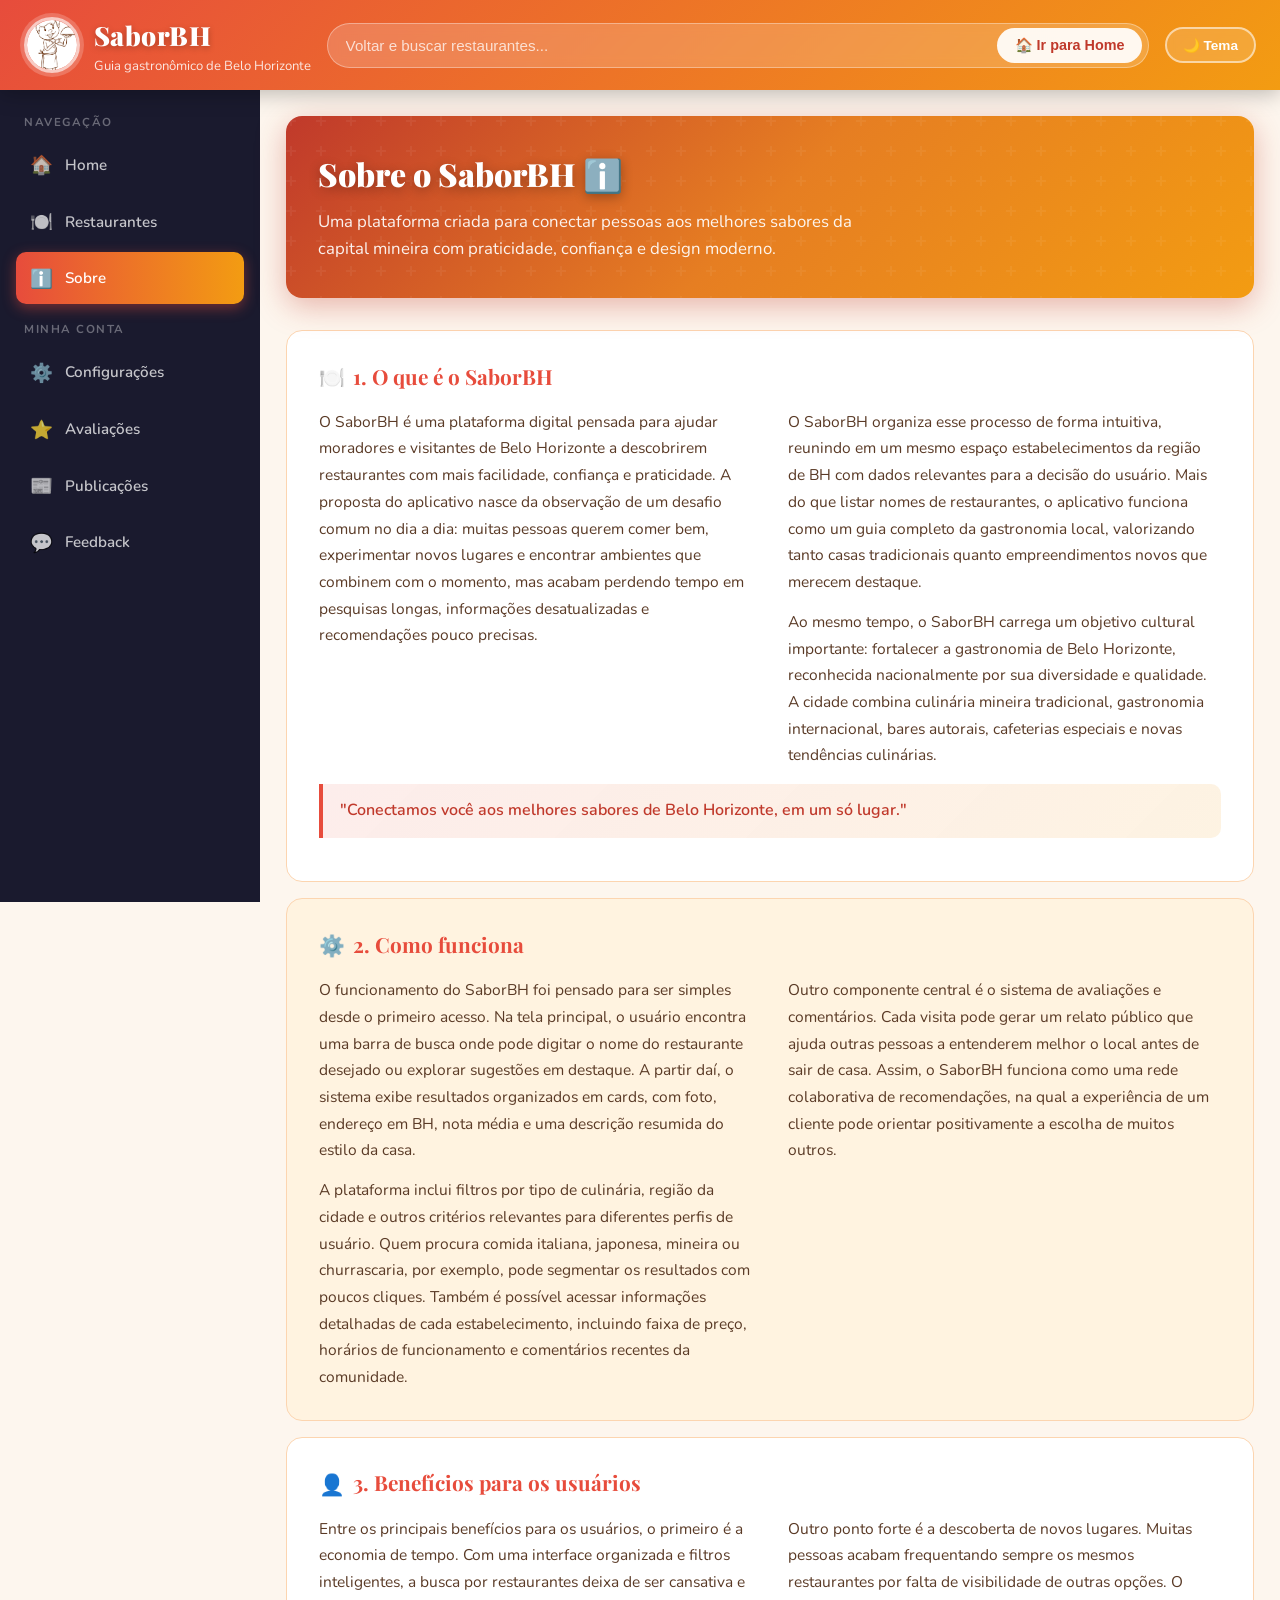
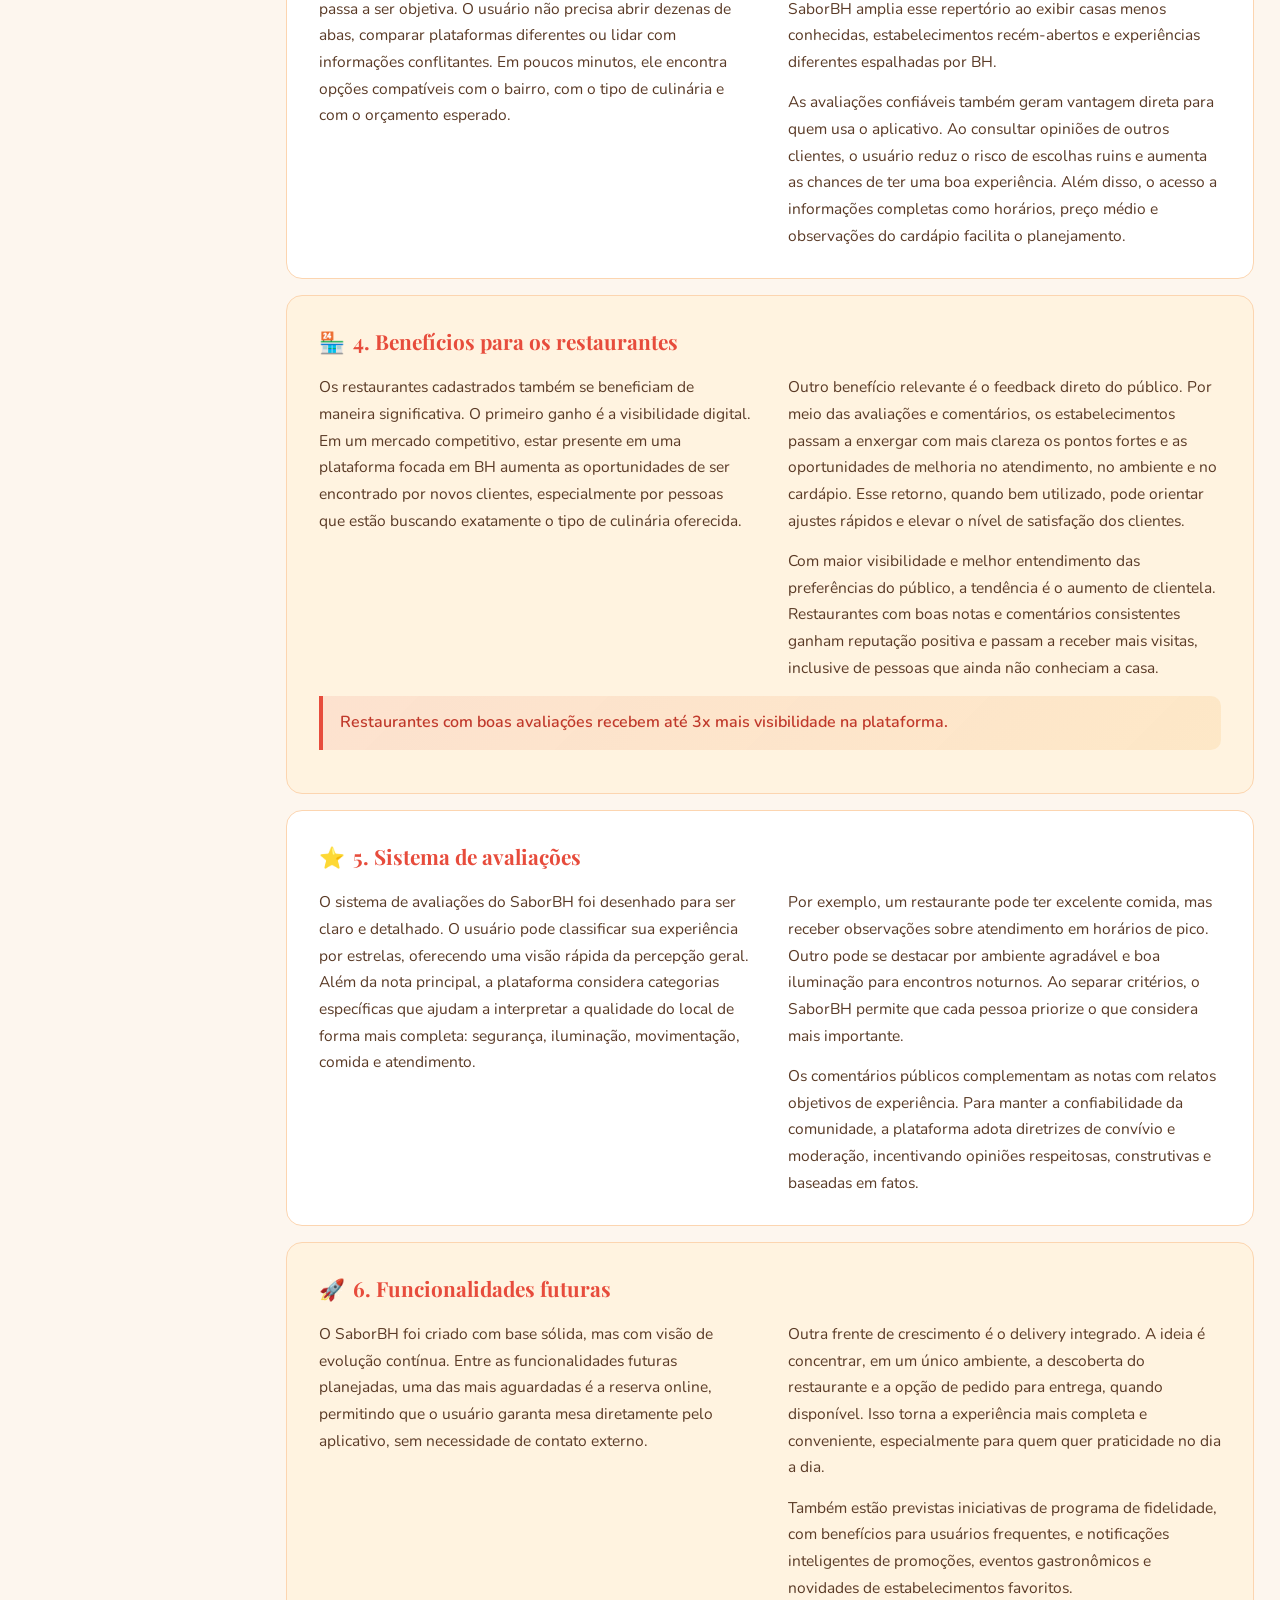
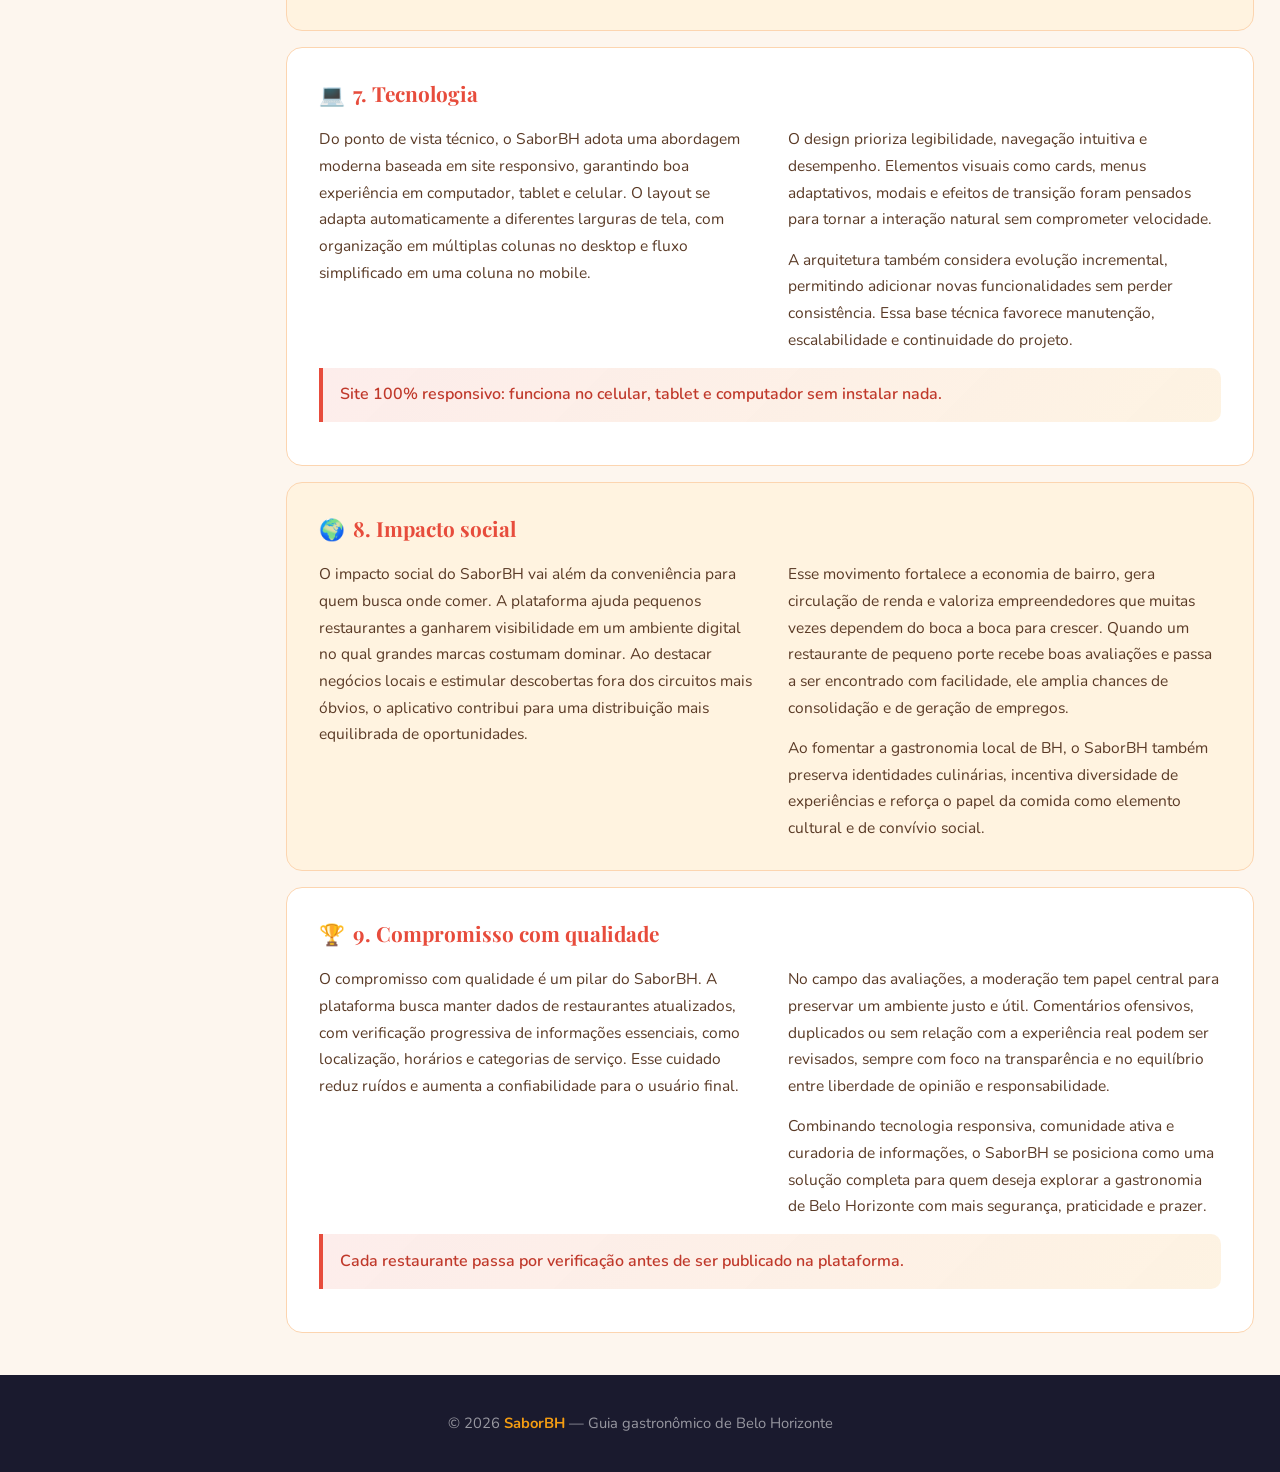
<file: public/sobre.html>
<!DOCTYPE html>
<html lang="pt-BR">
<head>
  <meta charset="UTF-8">
  <meta name="viewport" content="width=device-width, initial-scale=1.0">
  <title>Sobre o SaborBH</title>
  <link rel="stylesheet" href="style.css">
</head>
<body>

  <!-- HEADER (igual ao index) -->
  <header class="top-header">
    <div class="brand">
      <img src="img/logo-chef.jpeg" alt="Logo SaborBH" class="brand-logo">
      <div class="brand-text">
        <h1>SaborBH</h1>
        <p>Guia gastronômico de Belo Horizonte</p>
      </div>
    </div>

    <form class="search-box" action="index.html">
      <input type="search" placeholder="Voltar e buscar restaurantes..." aria-label="Pesquisar">
      <button type="submit">🏠 Ir para Home</button>
    </form>

    <div class="header-actions">
      <button id="themeToggle" class="icon-btn" type="button" aria-label="Alternar tema">🌙 Tema</button>
      <button id="hamburgerBtn" class="icon-btn mobile-only" type="button" aria-label="Abrir menu">☰</button>
    </div>
  </header>

  <!-- MOBILE NAV -->
  <nav class="mobile-nav" id="mobileNav">
    <a href="index.html"><span class="nav-icon">🏠</span> Home</a>
    <a href="index.html#restaurantes"><span class="nav-icon">🍽️</span> Restaurantes</a>
    <a href="sobre.html" class="active"><span class="nav-icon">ℹ️</span> Sobre</a>
    <a href="index.html#configuracoes"><span class="nav-icon">⚙️</span> Configurações</a>
    <a href="index.html#avaliacoes"><span class="nav-icon">⭐</span> Avaliações</a>
    <a href="index.html#publicacoes"><span class="nav-icon">📰</span> Publicações</a>
    <a href="index.html#feedback"><span class="nav-icon">💬</span> Feedback</a>
  </nav>

  <!-- APP SHELL -->
  <div class="app-shell about-shell">

    <!-- SIDEBAR DESKTOP -->
    <aside class="sidebar" id="sidebar">
      <div class="sidebar-label">Navegação</div>
      <nav>
        <a href="index.html"><span class="nav-icon">🏠</span> Home</a>
        <a href="index.html#restaurantes"><span class="nav-icon">🍽️</span> Restaurantes</a>
        <a href="sobre.html" class="active"><span class="nav-icon">ℹ️</span> Sobre</a>
      </nav>
      <div class="sidebar-label">Minha Conta</div>
      <nav>
        <a href="index.html#configuracoes"><span class="nav-icon">⚙️</span> Configurações</a>
        <a href="index.html#avaliacoes"><span class="nav-icon">⭐</span> Avaliações</a>
        <a href="index.html#publicacoes"><span class="nav-icon">📰</span> Publicações</a>
        <a href="index.html#feedback"><span class="nav-icon">💬</span> Feedback</a>
      </nav>
    </aside>

    <!-- CONTEÚDO PRINCIPAL -->
    <main class="main-content">

      <section class="hero">
        <h2>Sobre o SaborBH ℹ️</h2>
        <p>Uma plataforma criada para conectar pessoas aos melhores sabores da capital mineira com praticidade, confiança e design moderno.</p>
      </section>

      <div class="about-content">

        <!-- Seção 1 -->
        <div class="about-section">
          <h3><span class="sec-icon">🍽️</span> 1. O que é o SaborBH</h3>
          <div class="about-cols">
            <p>O SaborBH é uma plataforma digital pensada para ajudar moradores e visitantes de Belo Horizonte a descobrirem restaurantes com mais facilidade, confiança e praticidade. A proposta do aplicativo nasce da observação de um desafio comum no dia a dia: muitas pessoas querem comer bem, experimentar novos lugares e encontrar ambientes que combinem com o momento, mas acabam perdendo tempo em pesquisas longas, informações desatualizadas e recomendações pouco precisas.</p>
            <p>O SaborBH organiza esse processo de forma intuitiva, reunindo em um mesmo espaço estabelecimentos da região de BH com dados relevantes para a decisão do usuário. Mais do que listar nomes de restaurantes, o aplicativo funciona como um guia completo da gastronomia local, valorizando tanto casas tradicionais quanto empreendimentos novos que merecem destaque.</p>
            <p>Ao mesmo tempo, o SaborBH carrega um objetivo cultural importante: fortalecer a gastronomia de Belo Horizonte, reconhecida nacionalmente por sua diversidade e qualidade. A cidade combina culinária mineira tradicional, gastronomia internacional, bares autorais, cafeterias especiais e novas tendências culinárias.</p>
          </div>
          <div class="highlight-box">
            "Conectamos você aos melhores sabores de Belo Horizonte, em um só lugar."
          </div>
        </div>

        <!-- Seção 2 -->
        <div class="about-section">
          <h3><span class="sec-icon">⚙️</span> 2. Como funciona</h3>
          <div class="about-cols">
            <p>O funcionamento do SaborBH foi pensado para ser simples desde o primeiro acesso. Na tela principal, o usuário encontra uma barra de busca onde pode digitar o nome do restaurante desejado ou explorar sugestões em destaque. A partir daí, o sistema exibe resultados organizados em cards, com foto, endereço em BH, nota média e uma descrição resumida do estilo da casa.</p>
            <p>A plataforma inclui filtros por tipo de culinária, região da cidade e outros critérios relevantes para diferentes perfis de usuário. Quem procura comida italiana, japonesa, mineira ou churrascaria, por exemplo, pode segmentar os resultados com poucos cliques. Também é possível acessar informações detalhadas de cada estabelecimento, incluindo faixa de preço, horários de funcionamento e comentários recentes da comunidade.</p>
            <p>Outro componente central é o sistema de avaliações e comentários. Cada visita pode gerar um relato público que ajuda outras pessoas a entenderem melhor o local antes de sair de casa. Assim, o SaborBH funciona como uma rede colaborativa de recomendações, na qual a experiência de um cliente pode orientar positivamente a escolha de muitos outros.</p>
          </div>
        </div>

        <!-- Seção 3 -->
        <div class="about-section">
          <h3><span class="sec-icon">👤</span> 3. Benefícios para os usuários</h3>
          <div class="about-cols">
            <p>Entre os principais benefícios para os usuários, o primeiro é a economia de tempo. Com uma interface organizada e filtros inteligentes, a busca por restaurantes deixa de ser cansativa e passa a ser objetiva. O usuário não precisa abrir dezenas de abas, comparar plataformas diferentes ou lidar com informações conflitantes. Em poucos minutos, ele encontra opções compatíveis com o bairro, com o tipo de culinária e com o orçamento esperado.</p>
            <p>Outro ponto forte é a descoberta de novos lugares. Muitas pessoas acabam frequentando sempre os mesmos restaurantes por falta de visibilidade de outras opções. O SaborBH amplia esse repertório ao exibir casas menos conhecidas, estabelecimentos recém-abertos e experiências diferentes espalhadas por BH.</p>
            <p>As avaliações confiáveis também geram vantagem direta para quem usa o aplicativo. Ao consultar opiniões de outros clientes, o usuário reduz o risco de escolhas ruins e aumenta as chances de ter uma boa experiência. Além disso, o acesso a informações completas como horários, preço médio e observações do cardápio facilita o planejamento.</p>
          </div>
        </div>

        <!-- Seção 4 -->
        <div class="about-section">
          <h3><span class="sec-icon">🏪</span> 4. Benefícios para os restaurantes</h3>
          <div class="about-cols">
            <p>Os restaurantes cadastrados também se beneficiam de maneira significativa. O primeiro ganho é a visibilidade digital. Em um mercado competitivo, estar presente em uma plataforma focada em BH aumenta as oportunidades de ser encontrado por novos clientes, especialmente por pessoas que estão buscando exatamente o tipo de culinária oferecida.</p>
            <p>Outro benefício relevante é o feedback direto do público. Por meio das avaliações e comentários, os estabelecimentos passam a enxergar com mais clareza os pontos fortes e as oportunidades de melhoria no atendimento, no ambiente e no cardápio. Esse retorno, quando bem utilizado, pode orientar ajustes rápidos e elevar o nível de satisfação dos clientes.</p>
            <p>Com maior visibilidade e melhor entendimento das preferências do público, a tendência é o aumento de clientela. Restaurantes com boas notas e comentários consistentes ganham reputação positiva e passam a receber mais visitas, inclusive de pessoas que ainda não conheciam a casa.</p>
          </div>
          <div class="highlight-box">
            Restaurantes com boas avaliações recebem até 3x mais visibilidade na plataforma.
          </div>
        </div>

        <!-- Seção 5 -->
        <div class="about-section">
          <h3><span class="sec-icon">⭐</span> 5. Sistema de avaliações</h3>
          <div class="about-cols">
            <p>O sistema de avaliações do SaborBH foi desenhado para ser claro e detalhado. O usuário pode classificar sua experiência por estrelas, oferecendo uma visão rápida da percepção geral. Além da nota principal, a plataforma considera categorias específicas que ajudam a interpretar a qualidade do local de forma mais completa: segurança, iluminação, movimentação, comida e atendimento.</p>
            <p>Por exemplo, um restaurante pode ter excelente comida, mas receber observações sobre atendimento em horários de pico. Outro pode se destacar por ambiente agradável e boa iluminação para encontros noturnos. Ao separar critérios, o SaborBH permite que cada pessoa priorize o que considera mais importante.</p>
            <p>Os comentários públicos complementam as notas com relatos objetivos de experiência. Para manter a confiabilidade da comunidade, a plataforma adota diretrizes de convívio e moderação, incentivando opiniões respeitosas, construtivas e baseadas em fatos.</p>
          </div>
        </div>

        <!-- Seção 6 -->
        <div class="about-section">
          <h3><span class="sec-icon">🚀</span> 6. Funcionalidades futuras</h3>
          <div class="about-cols">
            <p>O SaborBH foi criado com base sólida, mas com visão de evolução contínua. Entre as funcionalidades futuras planejadas, uma das mais aguardadas é a reserva online, permitindo que o usuário garanta mesa diretamente pelo aplicativo, sem necessidade de contato externo.</p>
            <p>Outra frente de crescimento é o delivery integrado. A ideia é concentrar, em um único ambiente, a descoberta do restaurante e a opção de pedido para entrega, quando disponível. Isso torna a experiência mais completa e conveniente, especialmente para quem quer praticidade no dia a dia.</p>
            <p>Também estão previstas iniciativas de programa de fidelidade, com benefícios para usuários frequentes, e notificações inteligentes de promoções, eventos gastronômicos e novidades de estabelecimentos favoritos.</p>
          </div>
        </div>

        <!-- Seção 7 -->
        <div class="about-section">
          <h3><span class="sec-icon">💻</span> 7. Tecnologia</h3>
          <div class="about-cols">
            <p>Do ponto de vista técnico, o SaborBH adota uma abordagem moderna baseada em site responsivo, garantindo boa experiência em computador, tablet e celular. O layout se adapta automaticamente a diferentes larguras de tela, com organização em múltiplas colunas no desktop e fluxo simplificado em uma coluna no mobile.</p>
            <p>O design prioriza legibilidade, navegação intuitiva e desempenho. Elementos visuais como cards, menus adaptativos, modais e efeitos de transição foram pensados para tornar a interação natural sem comprometer velocidade.</p>
            <p>A arquitetura também considera evolução incremental, permitindo adicionar novas funcionalidades sem perder consistência. Essa base técnica favorece manutenção, escalabilidade e continuidade do projeto.</p>
          </div>
          <div class="highlight-box">
            Site 100% responsivo: funciona no celular, tablet e computador sem instalar nada.
          </div>
        </div>

        <!-- Seção 8 -->
        <div class="about-section">
          <h3><span class="sec-icon">🌍</span> 8. Impacto social</h3>
          <div class="about-cols">
            <p>O impacto social do SaborBH vai além da conveniência para quem busca onde comer. A plataforma ajuda pequenos restaurantes a ganharem visibilidade em um ambiente digital no qual grandes marcas costumam dominar. Ao destacar negócios locais e estimular descobertas fora dos circuitos mais óbvios, o aplicativo contribui para uma distribuição mais equilibrada de oportunidades.</p>
            <p>Esse movimento fortalece a economia de bairro, gera circulação de renda e valoriza empreendedores que muitas vezes dependem do boca a boca para crescer. Quando um restaurante de pequeno porte recebe boas avaliações e passa a ser encontrado com facilidade, ele amplia chances de consolidação e de geração de empregos.</p>
            <p>Ao fomentar a gastronomia local de BH, o SaborBH também preserva identidades culinárias, incentiva diversidade de experiências e reforça o papel da comida como elemento cultural e de convívio social.</p>
          </div>
        </div>

        <!-- Seção 9 -->
        <div class="about-section">
          <h3><span class="sec-icon">🏆</span> 9. Compromisso com qualidade</h3>
          <div class="about-cols">
            <p>O compromisso com qualidade é um pilar do SaborBH. A plataforma busca manter dados de restaurantes atualizados, com verificação progressiva de informações essenciais, como localização, horários e categorias de serviço. Esse cuidado reduz ruídos e aumenta a confiabilidade para o usuário final.</p>
            <p>No campo das avaliações, a moderação tem papel central para preservar um ambiente justo e útil. Comentários ofensivos, duplicados ou sem relação com a experiência real podem ser revisados, sempre com foco na transparência e no equilíbrio entre liberdade de opinião e responsabilidade.</p>
            <p>Combinando tecnologia responsiva, comunidade ativa e curadoria de informações, o SaborBH se posiciona como uma solução completa para quem deseja explorar a gastronomia de Belo Horizonte com mais segurança, praticidade e prazer.</p>
          </div>
          <div class="highlight-box">
            Cada restaurante passa por verificação antes de ser publicado na plataforma.
          </div>
        </div>

      </div><!-- /.about-content -->
    </main>
  </div><!-- /.app-shell -->

  <!-- FOOTER -->
  <footer>
    <p>© 2026 <strong>SaborBH</strong> — Guia gastronômico de Belo Horizonte</p>
  </footer>

  <script src="script.js"></script>
</body>
</html>
</file>
<file: public/style.css>
/* ===================================================
   SaborBH — Design System
   Paleta: vermelho-laranja-dourado (restaurante)
   Tipografia: Georgia (display) + Segoe UI (corpo)
   =================================================== */

@import url('https://fonts.googleapis.com/css2?family=Playfair+Display:wght@700;900&family=Nunito:wght@400;600;700&display=swap');

:root {
  /* Cores base */
  --bg:            #fdf6ee;
  --surface:       #ffffff;
  --surface-alt:   #fff3e0;
  --surface-soft:  #ffecd2;

  /* Texto */
  --text:          #1a0f08;
  --text-sec:      #5a3a26;
  --muted:         #8b6351;

  /* Marca */
  --red:           #e74c3c;
  --red-deep:      #c0392b;
  --orange:        #f39c12;
  --orange-deep:   #d68910;
  --gold:          #f1c40f;
  --gold-deep:     #d4ac0d;

  /* Ação */
  --btn-blue:      #3498db;
  --btn-blue-deep: #2176ae;
  --btn-green:     #27ae60;
  --btn-green-deep:#1e8449;

  /* Gradientes */
  --header-grad:   linear-gradient(135deg, #e74c3c 0%, #f39c12 100%);
  --hero-grad:     linear-gradient(135deg, #c0392b 0%, #e67e22 50%, #f39c12 100%);
  --sidebar-bg:    #1a1a2e;
  --sidebar-hover: #16213e;
  --sidebar-active:#e74c3c;

  /* Sombras */
  --shadow-card:   0 4px 16px rgba(231,76,60,0.10);
  --shadow-hover:  0 8px 28px rgba(231,76,60,0.28);
  --shadow-btn:    0 3px 10px rgba(0,0,0,0.18);

  /* Bordas */
  --border:        #fcd5b0;
  --radius:        16px;
  --radius-sm:     10px;
  --radius-pill:   999px;
}

/* Dark mode */
body.dark {
  --bg:            #110b07;
  --surface:       #1e1108;
  --surface-alt:   #261509;
  --surface-soft:  #2e1a0d;
  --text:          #fdebd0;
  --text-sec:      #f0c08a;
  --muted:         #c48e6a;
  --border:        #4a2e1a;
  --shadow-card:   0 4px 18px rgba(0,0,0,0.45);
  --shadow-hover:  0 10px 32px rgba(231,76,60,0.35);
}

/* ─── Reset ─────────────────────────────────────── */
*, *::before, *::after { box-sizing: border-box; }

body {
  margin: 0;
  font-family: 'Nunito', 'Segoe UI', Tahoma, sans-serif;
  background: var(--bg);
  color: var(--text);
  line-height: 1.6;
  transition: background .3s ease, color .3s ease;
}

a { color: inherit; text-decoration: none; }

/* ─── HEADER ─────────────────────────────────────── */
.top-header {
  position: sticky;
  top: 0;
  z-index: 100;
  background: var(--header-grad);
  display: grid;
  grid-template-columns: auto 1fr auto;
  gap: 1rem;
  align-items: center;
  padding: 0.85rem 1.5rem;
  box-shadow: 0 4px 20px rgba(0,0,0,0.25);
}

.brand {
  display: flex;
  align-items: center;
  gap: 0.85rem;
}

.brand-logo {
  width: 56px;
  height: 56px;
  border-radius: 50%;
  object-fit: cover;
  border: 3px solid rgba(255,255,255,0.7);
  box-shadow: 0 0 0 4px rgba(255,255,255,0.2);
  transition: transform .3s ease;
}

.brand-logo:hover { transform: scale(1.08) rotate(3deg); }

.brand-text h1 {
  margin: 0;
  font-family: 'Playfair Display', Georgia, serif;
  font-size: 1.65rem;
  font-weight: 900;
  color: #fff;
  letter-spacing: 0.5px;
  text-shadow: 0 2px 6px rgba(0,0,0,0.25);
}

.brand-text p {
  margin: 0;
  font-size: 0.82rem;
  color: rgba(255,255,255,0.85);
}

/* Search */
.search-box {
  display: flex;
  align-items: center;
  gap: 0.5rem;
  background: rgba(255,255,255,0.18);
  border: 1px solid rgba(255,255,255,0.35);
  border-radius: var(--radius-pill);
  padding: 0.25rem 0.35rem 0.25rem 1rem;
  backdrop-filter: blur(6px);
  transition: background .25s ease, box-shadow .25s ease;
}

.search-box:focus-within {
  background: rgba(255,255,255,0.28);
  box-shadow: 0 0 0 3px rgba(255,255,255,0.35);
}

.search-box input {
  flex: 1;
  border: none;
  background: transparent;
  color: #fff;
  font-size: 0.95rem;
  outline: none;
  min-width: 0;
}

.search-box input::placeholder { color: rgba(255,255,255,0.75); }

.search-box button {
  background: rgba(255,255,255,0.92);
  color: var(--red-deep);
  border: none;
  border-radius: var(--radius-pill);
  padding: 0.55rem 1.1rem;
  font-weight: 700;
  font-size: 0.9rem;
  cursor: pointer;
  transition: background .25s ease, transform .2s ease;
  white-space: nowrap;
}

.search-box button:hover {
  background: #fff;
  transform: scale(1.04);
}

/* Header actions */
.header-actions { display: flex; gap: 0.5rem; }

.icon-btn {
  border: 2px solid rgba(255,255,255,0.55);
  border-radius: var(--radius-pill);
  padding: 0.5rem 1rem;
  background: rgba(255,255,255,0.15);
  color: #fff;
  font-weight: 700;
  font-size: 0.85rem;
  cursor: pointer;
  transition: background .25s ease, border-color .25s ease, transform .2s ease;
  backdrop-filter: blur(4px);
}

.icon-btn:hover {
  background: rgba(255,255,255,0.30);
  border-color: rgba(255,255,255,0.80);
  transform: translateY(-2px);
}

/* ─── LAYOUT SHELL ───────────────────────────────── */
.app-shell {
  display: grid;
  grid-template-columns: 260px minmax(0, 1fr);
  min-height: calc(100vh - 88px);
}

/* ─── SIDEBAR ─────────────────────────────────────── */
.sidebar {
  background: var(--sidebar-bg);
  padding: 1.4rem 1rem;
  position: sticky;
  top: 88px;
  height: calc(100vh - 88px);
  overflow-y: auto;
  flex-shrink: 0;
}

.sidebar-label {
  font-size: 0.72rem;
  font-weight: 700;
  letter-spacing: 1.5px;
  text-transform: uppercase;
  color: rgba(255,255,255,0.35);
  padding: 0 0.5rem;
  margin: 1rem 0 0.5rem;
}

.sidebar-label:first-child { margin-top: 0; }

.sidebar nav {
  display: flex;
  flex-direction: column;
  gap: 0.3rem;
}

.sidebar nav a {
  display: flex;
  align-items: center;
  gap: 0.75rem;
  padding: 0.7rem 0.9rem;
  border-radius: var(--radius-sm);
  color: rgba(255,255,255,0.75);
  font-weight: 600;
  font-size: 0.95rem;
  transition: background .25s ease, color .25s ease, transform .2s ease;
}

.sidebar nav a .nav-icon {
  font-size: 1.15rem;
  flex-shrink: 0;
}

.sidebar nav a:hover {
  background: var(--sidebar-hover);
  color: #fff;
  transform: translateX(4px);
}

.sidebar nav a.active {
  background: linear-gradient(90deg, var(--red), var(--orange));
  color: #fff;
  box-shadow: 0 4px 14px rgba(231,76,60,0.45);
}

/* ─── MOBILE NAV ──────────────────────────────────── */
.mobile-nav {
  display: none;
  background: var(--sidebar-bg);
  padding: 0.8rem 1rem;
  gap: 0.25rem;
}

.mobile-nav.open {
  display: grid;
}

.mobile-nav a {
  display: flex;
  align-items: center;
  gap: 0.6rem;
  padding: 0.65rem 0.85rem;
  border-radius: var(--radius-sm);
  color: rgba(255,255,255,0.8);
  font-weight: 600;
  transition: background .25s ease, color .25s ease;
}

.mobile-nav a:hover { background: var(--sidebar-hover); color: #fff; }
.mobile-nav a.active { background: var(--red); color: #fff; }

/* ─── MAIN CONTENT ────────────────────────────────── */
.main-content { padding: 1.6rem; }

/* ─── HERO ────────────────────────────────────────── */
.hero {
  background: var(--hero-grad);
  border-radius: var(--radius);
  padding: 2rem 2rem 2.2rem;
  margin-bottom: 2rem;
  color: #fff;
  position: relative;
  overflow: hidden;
  box-shadow: 0 8px 30px rgba(192,57,43,0.35);
}

.hero::before {
  content: '';
  position: absolute;
  inset: 0;
  background: url("data:image/svg+xml,%3Csvg width='60' height='60' viewBox='0 0 60 60' xmlns='http://www.w3.org/2000/svg'%3E%3Cg fill='none' fill-rule='evenodd'%3E%3Cg fill='%23ffffff' fill-opacity='0.05'%3E%3Cpath d='M36 34v-4h-2v4h-4v2h4v4h2v-4h4v-2h-4zm0-30V0h-2v4h-4v2h4v4h2V6h4V4h-4zM6 34v-4H4v4H0v2h4v4h2v-4h4v-2H6zM6 4V0H4v4H0v2h4v4h2V6h4V4H6z'/%3E%3C/g%3E%3C/g%3E%3C/svg%3E");
  pointer-events: none;
}

.hero h2 {
  margin: 0 0 0.6rem;
  font-family: 'Playfair Display', Georgia, serif;
  font-size: 2rem;
  font-weight: 900;
  text-shadow: 0 3px 12px rgba(0,0,0,0.3);
  position: relative;
}

.hero p {
  margin: 0;
  font-size: 1.05rem;
  color: rgba(255,255,255,0.92);
  max-width: 580px;
  position: relative;
}

/* ─── SECTION TITLE ────────────────────────────────── */
.section-title {
  display: flex;
  justify-content: space-between;
  align-items: center;
  gap: 1rem;
  margin-bottom: 1rem;
}

.section-title h3 {
  margin: 0;
  font-family: 'Playfair Display', Georgia, serif;
  font-size: 1.4rem;
  font-weight: 700;
  color: var(--red-deep);
}

.text-link {
  color: var(--btn-blue);
  font-weight: 700;
  font-size: 0.9rem;
  border-bottom: 1.5px solid transparent;
  transition: border-color .2s ease;
}

.text-link:hover { border-bottom-color: var(--btn-blue); }

/* ─── CARDS GRID ────────────────────────────────────── */
.cards-grid {
  display: grid;
  grid-template-columns: repeat(3, minmax(0, 1fr));
  gap: 1.4rem;
}

/* ─── RESTAURANT CARD ───────────────────────────────── */
.restaurant-card {
  background: var(--surface);
  border: 1px solid var(--border);
  border-radius: var(--radius);
  overflow: hidden;
  box-shadow: var(--shadow-card);
  transition: transform .3s ease, box-shadow .3s ease;
  display: flex;
  flex-direction: column;
}

.restaurant-card:hover {
  transform: translateY(-7px);
  box-shadow: var(--shadow-hover);
}

.card-img-wrap {
  position: relative;
  overflow: hidden;
  height: 200px;
}

.card-img-wrap img {
  width: 100%;
  height: 100%;
  object-fit: cover;
  display: block;
  transition: transform .45s ease;
}

.restaurant-card:hover .card-img-wrap img { transform: scale(1.07); }

/* Gradient overlay on image */
.card-img-wrap::after {
  content: '';
  position: absolute;
  bottom: 0; left: 0; right: 0;
  height: 50%;
  background: linear-gradient(to top, rgba(0,0,0,0.5), transparent);
  pointer-events: none;
}

/* Category badge */
.card-badge {
  position: absolute;
  top: 0.7rem;
  left: 0.7rem;
  padding: 0.25rem 0.7rem;
  border-radius: var(--radius-pill);
  font-size: 0.75rem;
  font-weight: 700;
  color: #fff;
  z-index: 2;
  letter-spacing: 0.3px;
}

.badge-italiana { background: linear-gradient(90deg, #8e44ad, #6c3483); }
.badge-japonesa  { background: linear-gradient(90deg, #2980b9, #1a5276); }
.badge-churrasco { background: linear-gradient(90deg, #c0392b, #7b241c); }

.card-body {
  padding: 1rem 1.1rem 1.1rem;
  flex: 1;
  display: flex;
  flex-direction: column;
}

.card-body h4 {
  margin: 0 0 0.3rem;
  font-family: 'Playfair Display', Georgia, serif;
  font-size: 1.18rem;
  font-weight: 700;
  color: var(--text);
}

.address {
  display: flex;
  align-items: center;
  gap: 0.35rem;
  color: var(--muted);
  font-size: 0.88rem;
  margin: 0 0 0.4rem;
}

.stars {
  margin: 0.35rem 0 0.5rem;
  color: var(--gold);
  font-size: 1.1rem;
  letter-spacing: 1px;
}

.stars .rating-num {
  font-size: 0.92rem;
  font-weight: 700;
  color: var(--text-sec);
  margin-left: 0.3rem;
  vertical-align: middle;
}

.desc {
  flex: 1;
  margin: 0 0 0.9rem;
  font-size: 0.92rem;
  color: var(--text-sec);
  line-height: 1.5;
}

.card-actions {
  display: flex;
  gap: 0.6rem;
  margin-top: auto;
}

/* ─── BUTTONS ─────────────────────────────────────── */
.btn {
  border: none;
  border-radius: var(--radius-pill);
  padding: 0.55rem 1.2rem;
  font-weight: 700;
  font-size: 0.88rem;
  cursor: pointer;
  transition: transform .25s ease, box-shadow .25s ease, filter .2s ease;
  box-shadow: var(--shadow-btn);
}

.btn:hover {
  transform: translateY(-2px);
  filter: brightness(1.08);
  box-shadow: 0 5px 16px rgba(0,0,0,0.22);
}

.btn-details {
  background: linear-gradient(135deg, var(--btn-blue), var(--btn-blue-deep));
  color: #fff;
}

.btn-feedback {
  background: linear-gradient(135deg, var(--btn-green), var(--btn-green-deep));
  color: #fff;
}

.submit-btn {
  background: var(--hero-grad);
  color: #fff;
  width: 100%;
  padding: 0.7rem;
  font-size: 1rem;
  border-radius: var(--radius-sm);
  margin-top: 0.25rem;
}

/* ─── RECENT SECTION ─────────────────────────────── */
.recent-section {
  margin-top: 2rem;
  background: var(--surface);
  border: 1px solid var(--border);
  border-radius: var(--radius);
  padding: 1.2rem 1.4rem;
  box-shadow: var(--shadow-card);
}

.recent-section h3 {
  margin: 0 0 0.9rem;
  font-family: 'Playfair Display', Georgia, serif;
  font-size: 1.2rem;
  font-weight: 700;
  color: var(--red-deep);
}

.recent-list {
  list-style: none;
  margin: 0;
  padding: 0;
  display: flex;
  flex-direction: column;
  gap: 0.5rem;
}

.recent-list li {
  display: flex;
  align-items: center;
  gap: 0.5rem;
  padding: 0.55rem 0.7rem;
  border-radius: var(--radius-sm);
  background: var(--surface-alt);
  font-size: 0.94rem;
  font-weight: 600;
  transition: background .2s ease;
}

.recent-list li::before {
  content: '🆕';
  flex-shrink: 0;
}

.recent-list li:hover { background: var(--surface-soft); }

/* ─── ABOUT CONTENT (sobre.html) ─────────────────── */
.about-content {
  display: grid;
  gap: 0;
}

.about-section {
  padding: 1.8rem 2rem;
  border-radius: var(--radius);
  margin-bottom: 1rem;
  break-inside: avoid;
}

.about-section:nth-child(odd) {
  background: var(--surface);
  border: 1px solid var(--border);
}

.about-section:nth-child(even) {
  background: var(--surface-alt);
  border: 1px solid #fcd5b0;
}

.about-section h3 {
  margin: 0 0 1rem;
  font-family: 'Playfair Display', Georgia, serif;
  font-size: 1.3rem;
  font-weight: 700;
  color: var(--red);
  display: flex;
  align-items: center;
  gap: 0.55rem;
}

.about-section h3 .sec-icon {
  font-size: 1.3rem;
  line-height: 1;
}

.about-section p {
  margin: 0 0 0.85rem;
  color: var(--text-sec);
  font-size: 0.97rem;
  line-height: 1.72;
}

.about-section p:last-child { margin-bottom: 0; }

.highlight-box {
  background: linear-gradient(135deg, rgba(231,76,60,0.1), rgba(243,156,18,0.12));
  border-left: 4px solid var(--red);
  border-radius: 0 var(--radius-sm) var(--radius-sm) 0;
  padding: 0.9rem 1.1rem;
  margin: 0.9rem 0;
  font-weight: 600;
  color: var(--red-deep);
}

/* Desktop 2-col text layout for about */
@media (min-width: 900px) {
  .about-section .about-cols {
    columns: 2;
    column-gap: 2.2rem;
  }

  .about-section .about-cols p { break-inside: avoid; }
}

/* ─── FOOTER ─────────────────────────────────────── */
footer {
  text-align: center;
  padding: 1.4rem 1rem;
  background: var(--sidebar-bg);
  color: rgba(255,255,255,0.55);
  font-size: 0.92rem;
}

footer strong {
  color: var(--orange);
}

/* ─── MODALS ──────────────────────────────────────── */
.modal-overlay {
  position: fixed;
  inset: 0;
  background: rgba(0,0,0,0.62);
  display: none;
  justify-content: center;
  align-items: center;
  padding: 1rem;
  z-index: 200;
  backdrop-filter: blur(3px);
}

.modal-overlay.open { display: flex; }

.modal-box {
  width: min(540px, 96vw);
  background: var(--surface);
  border: 1px solid var(--border);
  border-radius: var(--radius);
  padding: 1.6rem;
  position: relative;
  box-shadow: 0 20px 60px rgba(0,0,0,0.38);
  animation: pop-in .25s ease;
}

@keyframes pop-in {
  from { transform: scale(.88); opacity: 0; }
  to   { transform: scale(1);   opacity: 1; }
}

.modal-box h3 {
  margin: 0 0 1rem;
  font-family: 'Playfair Display', Georgia, serif;
  font-size: 1.35rem;
  color: var(--red);
}

.close-modal {
  position: absolute;
  right: 1rem;
  top: 0.9rem;
  border: none;
  background: var(--surface-alt);
  color: var(--text);
  font-size: 1rem;
  font-weight: 700;
  width: 30px;
  height: 30px;
  border-radius: 50%;
  cursor: pointer;
  display: flex;
  align-items: center;
  justify-content: center;
  transition: background .2s ease;
}

.close-modal:hover { background: var(--red); color: #fff; }

#feedbackForm {
  display: grid;
  gap: 0.7rem;
}

#feedbackForm label {
  font-weight: 700;
  font-size: 0.9rem;
  color: var(--text-sec);
}

#feedbackForm select,
#feedbackForm textarea {
  width: 100%;
  border: 1.5px solid var(--border);
  border-radius: var(--radius-sm);
  padding: 0.65rem 0.8rem;
  background: var(--surface-soft);
  color: var(--text);
  font-family: inherit;
  font-size: 0.95rem;
  transition: border-color .25s ease, box-shadow .25s ease;
  outline: none;
}

#feedbackForm select:focus,
#feedbackForm textarea:focus {
  border-color: var(--red);
  box-shadow: 0 0 0 3px rgba(231,76,60,0.18);
}

.feedback-message {
  color: var(--btn-green);
  font-weight: 700;
  margin-top: 0.25rem;
}

/* ─── UTILS ───────────────────────────────────────── */
.desktop-only { display: inline-flex; }
.mobile-only  { display: none; }

/* ─── TABLET  (600–900px) ─────────────────────────── */
@media (max-width: 900px) {
  .app-shell        { grid-template-columns: 1fr; }
  .sidebar          { display: none; }
  .desktop-only     { display: none; }

  .top-header {
    grid-template-columns: 1fr auto;
  }

  .search-box { display: none; } /* hide on tablet, shown on mobile-nav */

  .cards-grid { grid-template-columns: repeat(2, minmax(0, 1fr)); }

  .hero h2 { font-size: 1.6rem; }
}

/* ─── MOBILE  (< 600px) ──────────────────────────── */
@media (max-width: 599px) {
  .mobile-only { display: inline-flex; }

  .top-header {
    grid-template-columns: 1fr auto;
    padding: 0.75rem 1rem;
  }

  .brand-logo { width: 46px; height: 46px; }
  .brand-text h1 { font-size: 1.3rem; }

  .main-content { padding: 1rem; }

  .cards-grid { grid-template-columns: 1fr; }

  .card-actions { flex-direction: column; }

  .hero { padding: 1.3rem; }
  .hero h2 { font-size: 1.4rem; }

  .about-section { padding: 1.2rem; }
}
</file>
